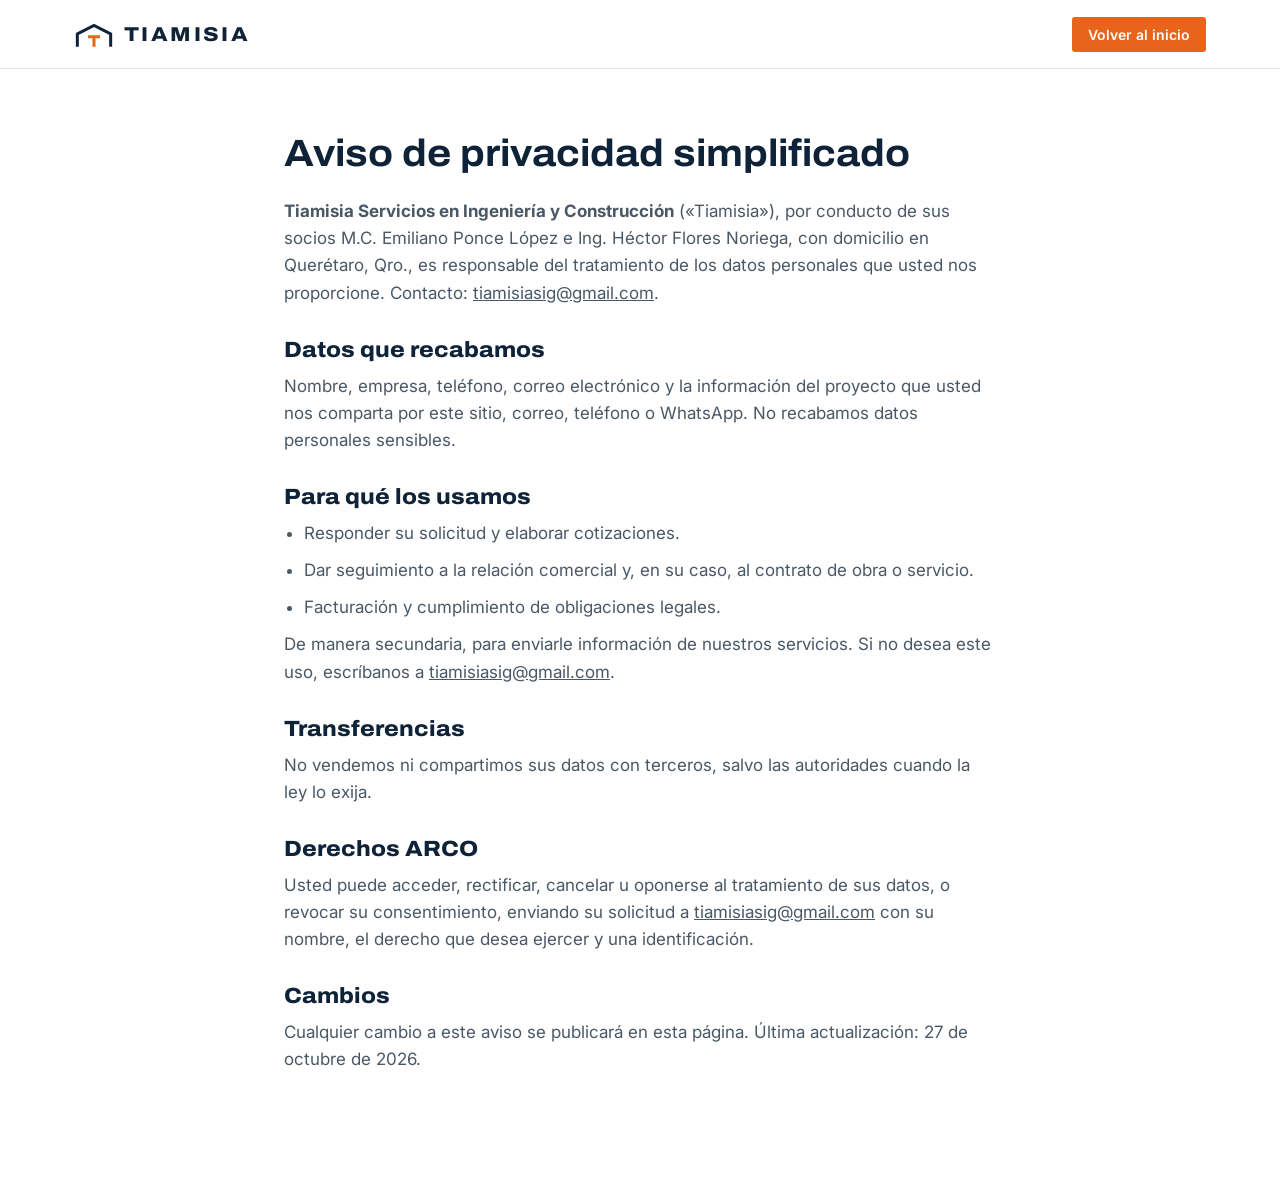
<file: aviso-de-privacidad.html>
<!doctype html>
<html lang="es-MX">
<head>
<meta charset="utf-8"><meta name="viewport" content="width=device-width, initial-scale=1">
<title>Aviso de privacidad | Tiamisia</title>
<link rel="icon" href="assets/favicon.svg" type="image/svg+xml">
<link rel="stylesheet" href="https://fonts.googleapis.com/css2?family=Archivo:wdth,wght@100..125,400..900&family=Inter:wght@400;500;600&family=IBM+Plex+Mono:wght@400;500&display=swap">
<link rel="stylesheet" href="assets/styles.css">
</head>
<body>
<header class="nav"><div class="wrap nav-in"><a href="index.html" class="brand"><svg class="mk" viewBox="0 0 120 100"><path d="M10 88V50L60 24L110 50V88" fill="none" stroke="currentColor" stroke-width="9"/><path d="M42 58H78M60 58V88" fill="none" stroke="#E8641B" stroke-width="9"/></svg><span>TIAMISIA</span></a><a href="index.html" class="btn sm">Volver al inicio</a></div></header>
<main class="legal">
  <!-- BORRADOR: revisar con abogado antes de publicar (Ley Federal de Protección de Datos Personales en Posesión de los Particulares vigente). -->
  <h1>Aviso de privacidad simplificado</h1>
  <p><b>Tiamisia Servicios en Ingeniería y Construcción</b> («Tiamisia»), por conducto de sus socios M.C. Emiliano Ponce López e Ing. Héctor Flores Noriega, con domicilio en Querétaro, Qro., es responsable del tratamiento de los datos personales que usted nos proporcione. Contacto: <a href="mailto:tiamisiasig@gmail.com">tiamisiasig@gmail.com</a>.</p>
  <h2>Datos que recabamos</h2>
  <p>Nombre, empresa, teléfono, correo electrónico y la información del proyecto que usted nos comparta por este sitio, correo, teléfono o WhatsApp. No recabamos datos personales sensibles.</p>
  <h2>Para qué los usamos</h2>
  <ul><li>Responder su solicitud y elaborar cotizaciones.</li><li>Dar seguimiento a la relación comercial y, en su caso, al contrato de obra o servicio.</li><li>Facturación y cumplimiento de obligaciones legales.</li></ul>
  <p>De manera secundaria, para enviarle información de nuestros servicios. Si no desea este uso, escríbanos a <a href="mailto:tiamisiasig@gmail.com">tiamisiasig@gmail.com</a>.</p>
  <h2>Transferencias</h2>
  <p>No vendemos ni compartimos sus datos con terceros, salvo las autoridades cuando la ley lo exija.</p>
  <h2>Derechos ARCO</h2>
  <p>Usted puede acceder, rectificar, cancelar u oponerse al tratamiento de sus datos, o revocar su consentimiento, enviando su solicitud a <a href="mailto:tiamisiasig@gmail.com">tiamisiasig@gmail.com</a> con su nombre, el derecho que desea ejercer y una identificación.</p>
  <h2>Cambios</h2>
  <p>Cualquier cambio a este aviso se publicará en esta página. Última actualización: 27 de octubre de 2026.</p>
</main>
</body>
</html>
</file>
<file: assets/styles.css>
:root{
  --acero:#0E2338;--acero-2:#1C3A5A;--acero-3:#4A5866;--ambar:#E8641B;--ambar-h:#CF5212;
  --concreto:#C9CDD2;--concreto-2:#E4E6E9;--cal:#F4F2EE;--grafito:#22272C;
  --f-head:'Archivo','Arial Black',sans-serif;--f-body:'Inter','Segoe UI',Arial,sans-serif;--f-mono:'IBM Plex Mono',Consolas,monospace;
}
*{box-sizing:border-box;margin:0;padding:0}
html{scroll-behavior:smooth;scroll-padding-top:72px}
body{font-family:var(--f-body);color:var(--grafito);background:#fff;font-size:17px;line-height:1.6;-webkit-font-smoothing:antialiased}
a{color:inherit}
h1,h2,h3{font-family:var(--f-head);font-stretch:108%;line-height:1.08;color:var(--acero)}
h2{font-size:clamp(26px,4vw,44px);font-weight:800;margin:.3em 0 .8em;max-width:18em}
.wrap{max-width:1180px;margin:0 auto;padding:0 24px}
.btn{display:inline-block;background:var(--ambar);color:#fff;text-decoration:none;font-weight:600;padding:14px 24px;border-radius:3px;border:0;font:600 16px var(--f-body);cursor:pointer;transition:background .15s}
.btn:hover{background:var(--ambar-h)}
.btn.sm{padding:9px 16px;font-size:14px}
.btn.ghost{background:transparent;color:var(--cal);box-shadow:inset 0 0 0 1.5px rgba(244,242,238,.5)}
.btn.ghost:hover{box-shadow:inset 0 0 0 1.5px var(--cal)}
.btn:focus-visible,a:focus-visible,input:focus-visible,select:focus-visible,textarea:focus-visible{outline:3px solid var(--ambar);outline-offset:2px}
.mk{width:40px;height:34px;color:var(--acero)}
.brand{display:flex;align-items:center;gap:10px;text-decoration:none;font-family:var(--f-head);font-weight:800;font-stretch:112%;letter-spacing:.12em;font-size:20px;color:var(--acero)}
.cota{display:flex;align-items:center;gap:12px;font:500 13px var(--f-mono);letter-spacing:.14em;text-transform:uppercase;color:var(--acero)}
.cota span{color:var(--ambar)}
.cota::after{content:"";flex:1;max-width:240px;border-top:1px solid var(--ambar);opacity:.6}

/* nav */
.nav{position:sticky;top:0;z-index:10;background:rgba(255,255,255,.96);backdrop-filter:blur(6px);border-bottom:1px solid var(--concreto-2)}
.nav-in{display:flex;align-items:center;justify-content:space-between;height:68px}
.links{display:flex;align-items:center;gap:28px}
.links a{text-decoration:none;font-size:15px;font-weight:500}
.links a:not(.btn):hover{color:var(--ambar)}
.burger{display:none;background:none;border:0;width:40px;height:40px;cursor:pointer;flex-direction:column;justify-content:center;gap:7px;align-items:center}
.burger span{display:block;width:24px;height:2.5px;background:var(--acero)}

/* hero */
.hero{background:var(--acero);color:var(--cal);background-image:linear-gradient(rgba(244,242,238,.05) 1px,transparent 1px),linear-gradient(90deg,rgba(244,242,238,.05) 1px,transparent 1px);background-size:28px 28px}
.hero-in{display:grid;grid-template-columns:1.05fr 1fr;gap:40px;align-items:center;padding-top:88px;padding-bottom:64px}
.eyebrow{font:500 12px var(--f-mono);letter-spacing:.12em;text-transform:uppercase;color:var(--ambar);margin-bottom:18px}
.hero h1{color:var(--cal);font-size:clamp(28px,8.5vw,64px);font-weight:800;overflow-wrap:break-word}
.hero h1 em{font-style:normal;color:var(--ambar)}
.lead{font-size:19px;color:var(--concreto);margin:22px 0 32px;max-width:32em}
.cta{display:flex;gap:14px;flex-wrap:wrap}

.facts{display:grid;grid-template-columns:repeat(4,1fr);border-top:1px solid rgba(244,242,238,.15)}
.facts div{padding:24px 20px 32px 0;display:flex;flex-direction:column}
.facts b{font-family:var(--f-head);font-size:18px;color:var(--cal)}
.facts span{font-size:14px;color:var(--concreto)}

/* secciones */
.sec{padding:100px 0}
.sec.dark{background:var(--acero);color:var(--concreto)}
.sec.dark h2,.sec.dark .cota{color:var(--cal)}
.sec.alt{background:var(--cal)}
.cards{display:grid;grid-template-columns:repeat(3,1fr);border-top:1px solid var(--concreto);border-left:1px solid var(--concreto)}
.cards article{background:#fff;padding:32px 28px 36px;transition:background .15s;border-right:1px solid var(--concreto);border-bottom:1px solid var(--concreto)}
.cards article:hover{background:var(--cal)}
.cards .n{font:500 13px var(--f-mono);color:var(--ambar)}
.cards h3{font-size:21px;margin:10px 0 10px}
.cards p{font-size:15.5px;color:var(--acero-3)}
.dl{margin-top:28px}
.dl a{font-weight:600;color:var(--acero);text-decoration-color:var(--ambar);text-underline-offset:4px;text-decoration-thickness:2px}
.steps{list-style:none;display:grid;grid-template-columns:repeat(5,1fr);gap:24px;counter-reset:s}
.steps li{counter-increment:s;border-top:3px solid var(--acero-2);padding-top:18px;font-size:15px}
.steps li:first-child{border-color:var(--ambar)}
.steps li::before{content:"0" counter(s);display:block;font:500 13px var(--f-mono);color:var(--ambar);margin-bottom:6px}
.steps b{display:block;font-family:var(--f-head);font-size:19px;color:var(--cal);margin-bottom:6px}
.two{display:grid;grid-template-columns:1fr 1fr;gap:64px;align-items:start}
.two>div>p{margin-bottom:16px;color:var(--acero-3);max-width:34em}
.vals{list-style:none;margin-top:52px}
.vals li{padding:18px 0 18px 30px;border-bottom:1px solid var(--concreto);position:relative;color:var(--acero-3);font-size:15.5px}
.vals li::before{content:"";position:absolute;left:0;top:29px;width:16px;height:3px;background:var(--ambar)}
.vals b{display:block;color:var(--acero);font-family:var(--f-head);font-size:18px}
.contact{list-style:none;margin-top:28px}
.contact li{display:flex;gap:16px;padding:12px 0;border-bottom:1px solid var(--concreto)}
.contact span{width:100px;flex:none;font:500 12px var(--f-mono);letter-spacing:.1em;text-transform:uppercase;color:var(--acero-3);padding-top:4px}
.contact a{font-weight:600;color:var(--acero)}
.form{background:#fff;padding:32px;border-radius:4px;box-shadow:0 1px 0 var(--concreto),0 12px 32px rgba(14,35,56,.08);display:grid;gap:16px}
.form label{display:grid;gap:6px;font-size:14px;font-weight:600;color:var(--acero)}
.form input,.form select,.form textarea{font:16px var(--f-body);padding:12px 14px;border:1.5px solid var(--concreto);border-radius:3px;background:#fff;color:var(--grafito);width:100%}
.form .row{display:grid;grid-template-columns:1fr 1fr;gap:16px}
.form .note{font-size:13px;color:var(--acero-3)}
.foot{background:var(--grafito);color:var(--concreto);padding:40px 0}
.foot-in{display:flex;align-items:center;gap:28px;flex-wrap:wrap}
.foot .brand{color:var(--cal);font-size:17px}.foot .mk{color:var(--cal);width:34px;height:28px}
.foot p{font-size:14px}.foot .small{margin-left:auto;font-size:13px}

/* legal */
.legal{max-width:760px;margin:0 auto;padding:64px 24px 100px}
.legal h1{font-size:38px;margin-bottom:24px}.legal h2{font-size:22px;margin:32px 0 10px}
.legal p,.legal li{margin-bottom:10px;color:var(--acero-3)}.legal ul{padding-left:20px}

@media (max-width:900px){
  .hero-in,.two{grid-template-columns:1fr}
  .hero-in{padding-top:56px;gap:24px}
  .cards{grid-template-columns:1fr 1fr}
  .steps{grid-template-columns:1fr 1fr}
  .facts{grid-template-columns:1fr 1fr}
  .vals{margin-top:0}
}
@media (max-width:640px){
  body{font-size:16px}
  .wrap{padding:0 16px}
  .sec{padding:72px 0}
  .burger{display:flex}
  .links{display:none;position:absolute;top:68px;left:0;right:0;background:#fff;flex-direction:column;align-items:stretch;gap:0;padding:8px 16px 20px;border-bottom:1px solid var(--concreto)}
  .links.open{display:flex}
  .links a{padding:14px 0;border-bottom:1px solid var(--concreto-2)}
  .links a.btn{margin-top:12px;text-align:center;border:0}
  .cards,.steps,.form .row{grid-template-columns:1fr}
  .form{padding:22px}
  .foot .small{margin-left:0}
}

/* equipo */
.team{display:grid;grid-template-columns:1fr 1fr;gap:16px;margin-top:28px}
.team div{border-top:3px solid var(--acero);padding-top:12px;display:flex;flex-direction:column}
.team b{font-family:var(--f-head);color:var(--acero);font-size:17px}
.team span{font-size:14px;color:var(--acero-3)}
.contact .v{width:auto;font:inherit;letter-spacing:0;text-transform:none;color:inherit;padding:0}
@media (max-width:640px){.team{grid-template-columns:1fr}}
</file>
